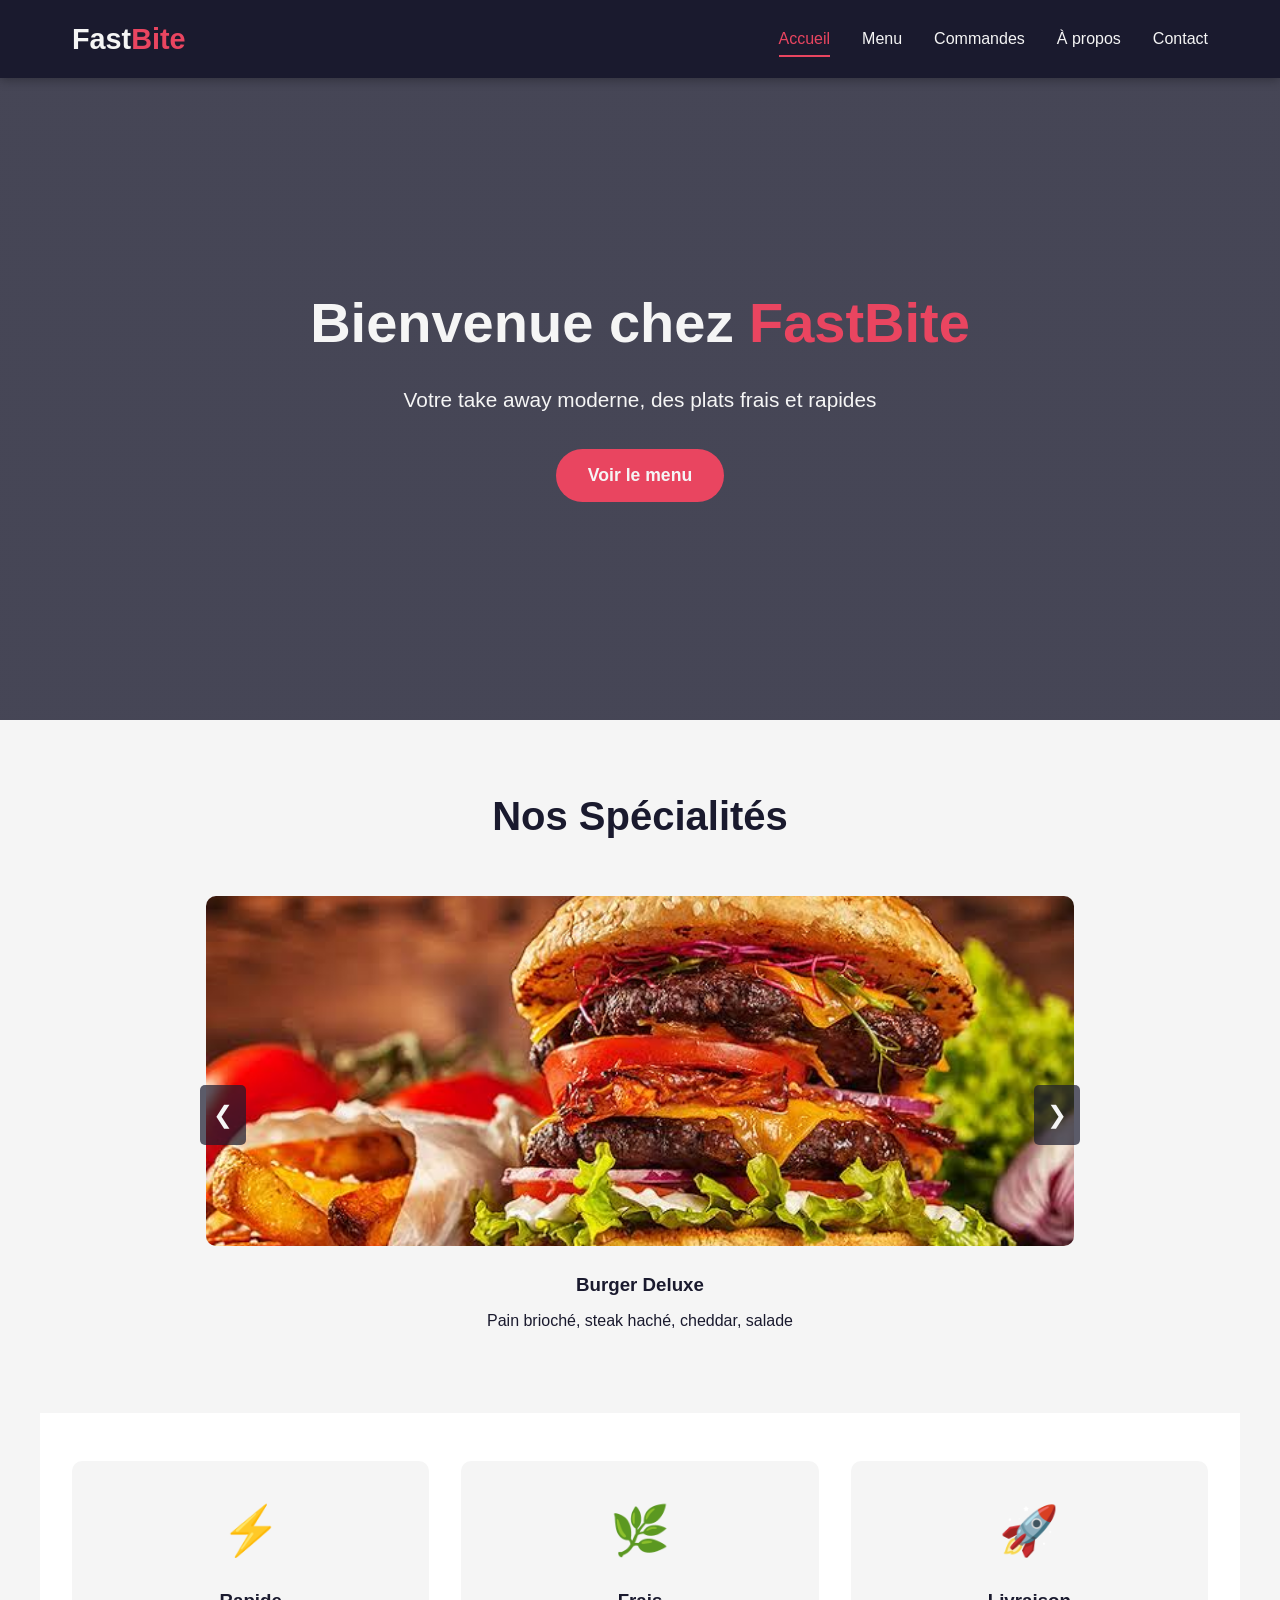
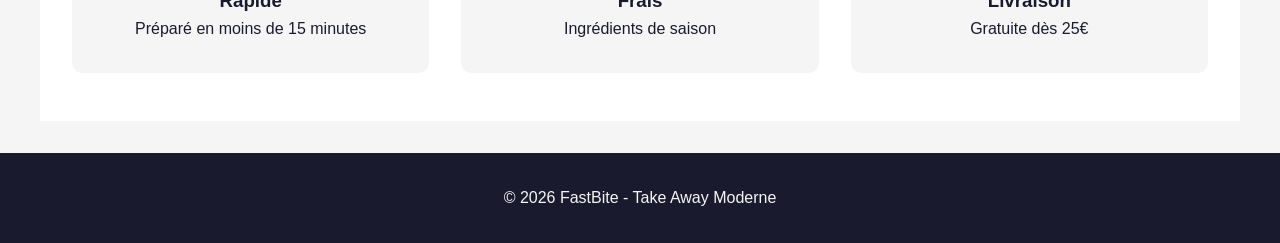
<file: index.html>
<!DOCTYPE html>
<html lang="fr">
<head>
    <meta charset="UTF-8">
    <meta name="viewport" content="width=device-width, initial-scale=1.0">
    <title>FastBite - Take Away Moderne</title>
    <link rel="stylesheet" href="css/style.css">
</head>
<body>
    <nav>
        <div class="nav-container">
            <div class="logo">Fast<span>Bite</span></div>
            <ul class="nav-links">
                <li><a href="index.html" class="active">Accueil</a></li>
                <li><a href="menu.html">Menu</a></li>
                <li><a href="commandes.html">Commandes</a></li>
                <li><a href="apropos.html">À propos</a></li>
                <li><a href="contact.html">Contact</a></li>
            </ul>
            <div class="burger">
                <div class="line1"></div>
                <div class="line2"></div>
                <div class="line3"></div>
            </div>
        </div>
    </nav>

    <header class="hero">
        <div class="hero-content">
            <h1>Bienvenue chez <span>FastBite</span></h1>
            <p>Votre take away moderne, des plats frais et rapides</p>
            <a href="menu.html" class="btn-primary">Voir le menu</a>
        </div>
    </header>

    <section class="specialites">
        <h2>Nos Spécialités</h2>
        <div class="carousel-container">
            <div class="carousel">
                <div class="carousel-item">
                    <img src="images/Burger.jpeg" alt="Burger">
                    <h3>Burger Deluxe</h3>
                    <p>Pain brioché, steak haché, cheddar, salade</p>
                </div>
                <div class="carousel-item">
                    <img src="images/Pizza2.jpg" alt="Pizza">
                    <h3>Pizza Margherita</h3>
                    <p>Tomate, mozzarella, basilic frais</p>
                </div>
                <div class="carousel-item">
                    <img src="images/Salades.jpeg" alt="Salade">
                    <h3>Salade César</h3>
                    <p>Poulet grillé, parmesan, croûtons</p>
                </div>
                <div class="carousel-item">
                    <img src="images/Pates.jpeg" alt="Pâtes">
                    <h3>Pasta Carbonara</h3>
                    <p>Spaghetti, œuf, pancetta, parmesan</p>
                </div>
            </div>
            <button class="carousel-btn prev">❮</button>
            <button class="carousel-btn next">❯</button>
        </div>
    </section>

    <section class="features">
        <div class="feature-card">
            <div class="feature-icon">⚡</div>
            <h3>Rapide</h3>
            <p>Préparé en moins de 15 minutes</p>
        </div>
        <div class="feature-card">
            <div class="feature-icon">🌿</div>
            <h3>Frais</h3>
            <p>Ingrédients de saison</p>
        </div>
        <div class="feature-card">
            <div class="feature-icon">🚀</div>
            <h3>Livraison</h3>
            <p>Gratuite dès 25€</p>
        </div>
    </section>

    <footer>
        <p>&copy; 2026 FastBite - Take Away Moderne</p>
    </footer>

    <script src="script.js"></script>
</body>
</html>
</file>
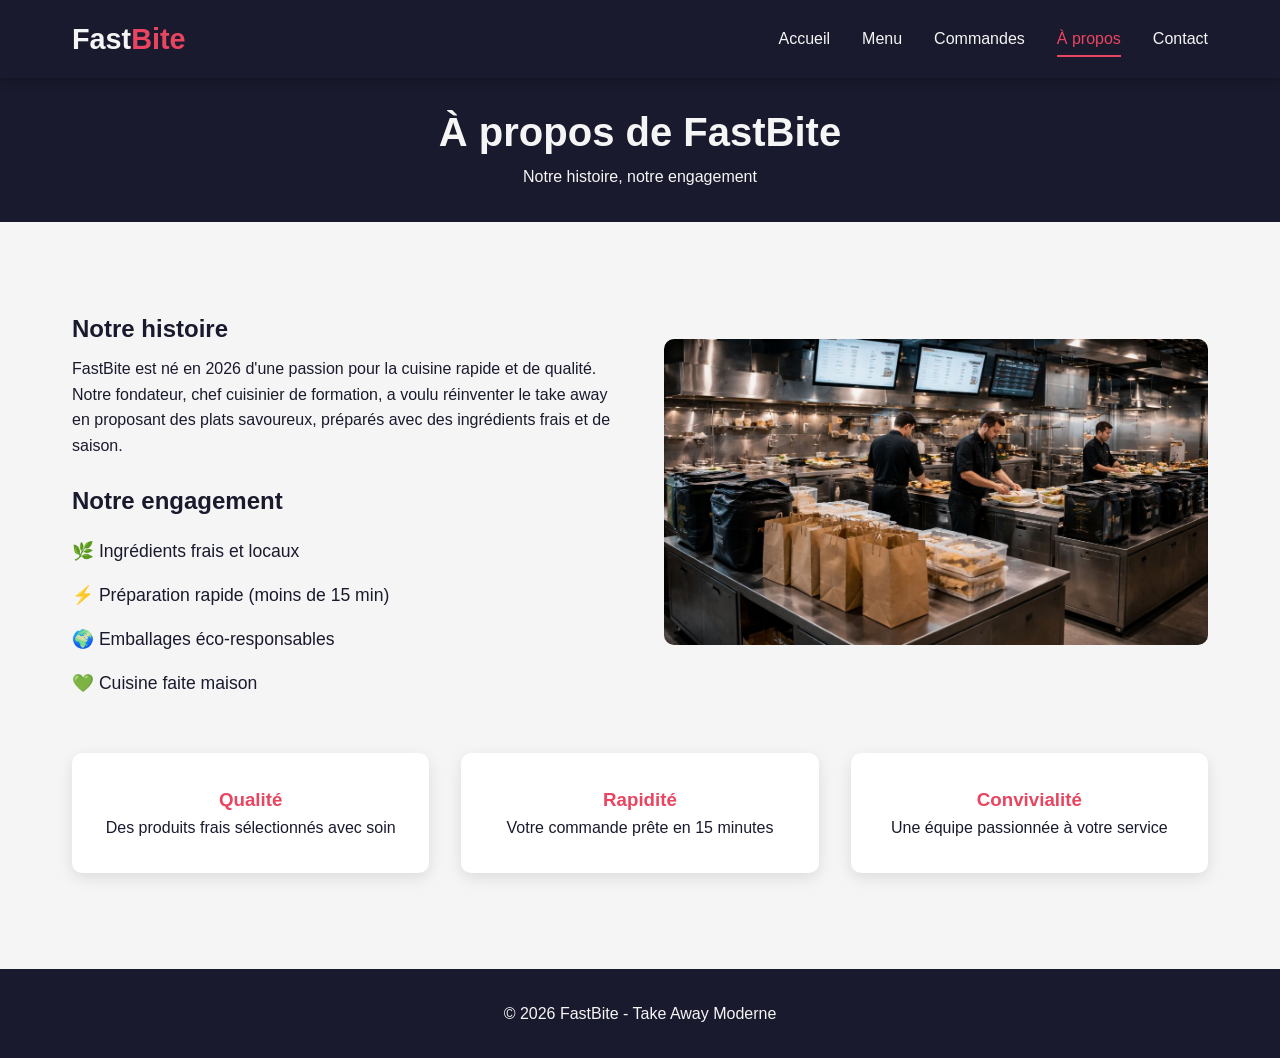
<file: apropos.html>
<!DOCTYPE html>
<html lang="fr">
<head>
    <meta charset="UTF-8">
    <meta name="viewport" content="width=device-width, initial-scale=1.0">
    <title>À propos - FastBite</title>
    <link rel="stylesheet" href="css/style.css">
</head>
<body>
    <nav>
        <div class="nav-container">
            <div class="logo">Fast<span>Bite</span></div>
            <ul class="nav-links">
                <li><a href="index.html">Accueil</a></li>
                <li><a href="menu.html">Menu</a></li>
                <li><a href="commandes.html">Commandes</a></li>
                <li><a href="apropos.html" class="active">À propos</a></li>
                <li><a href="contact.html">Contact</a></li>
            </ul>
            <div class="burger">
                <div class="line1"></div>
                <div class="line2"></div>
                <div class="line3"></div>
            </div>
        </div>
    </nav>

    <section class="page-header">
        <h1>À propos de FastBite</h1>
        <p>Notre histoire, notre engagement</p>
    </section>

    <section class="about-section">
        <div class="about-content">
            <div class="about-text">
                <h2>Notre histoire</h2>
                <p>FastBite est né en 2026 d'une passion pour la cuisine rapide et de qualité. Notre fondateur, chef cuisinier de formation, a voulu réinventer le take away en proposant des plats savoureux, préparés avec des ingrédients frais et de saison.</p>
                <h2>Notre engagement</h2>
                <ul>
                    <li>🌿 Ingrédients frais et locaux</li>
                    <li>⚡ Préparation rapide (moins de 15 min)</li>
                    <li>🌍 Emballages éco-responsables</li>
                    <li>💚 Cuisine faite maison</li>
                </ul>
            </div>
            <div class="about-image">
                <img src="images/cuisine.jpg" alt="Notre cuisine">
            </div>
        </div>
        <div class="values-grid">
            <div class="value-card">
                <h3>Qualité</h3>
                <p>Des produits frais sélectionnés avec soin</p>
            </div>
            <div class="value-card">
                <h3>Rapidité</h3>
                <p>Votre commande prête en 15 minutes</p>
            </div>
            <div class="value-card">
                <h3>Convivialité</h3>
                <p>Une équipe passionnée à votre service</p>
            </div>
        </div>
    </section>

    <footer>
        <p>&copy; 2026 FastBite - Take Away Moderne</p>
    </footer>

    <script src="script.js"></script>
</body>
</html>
</file>
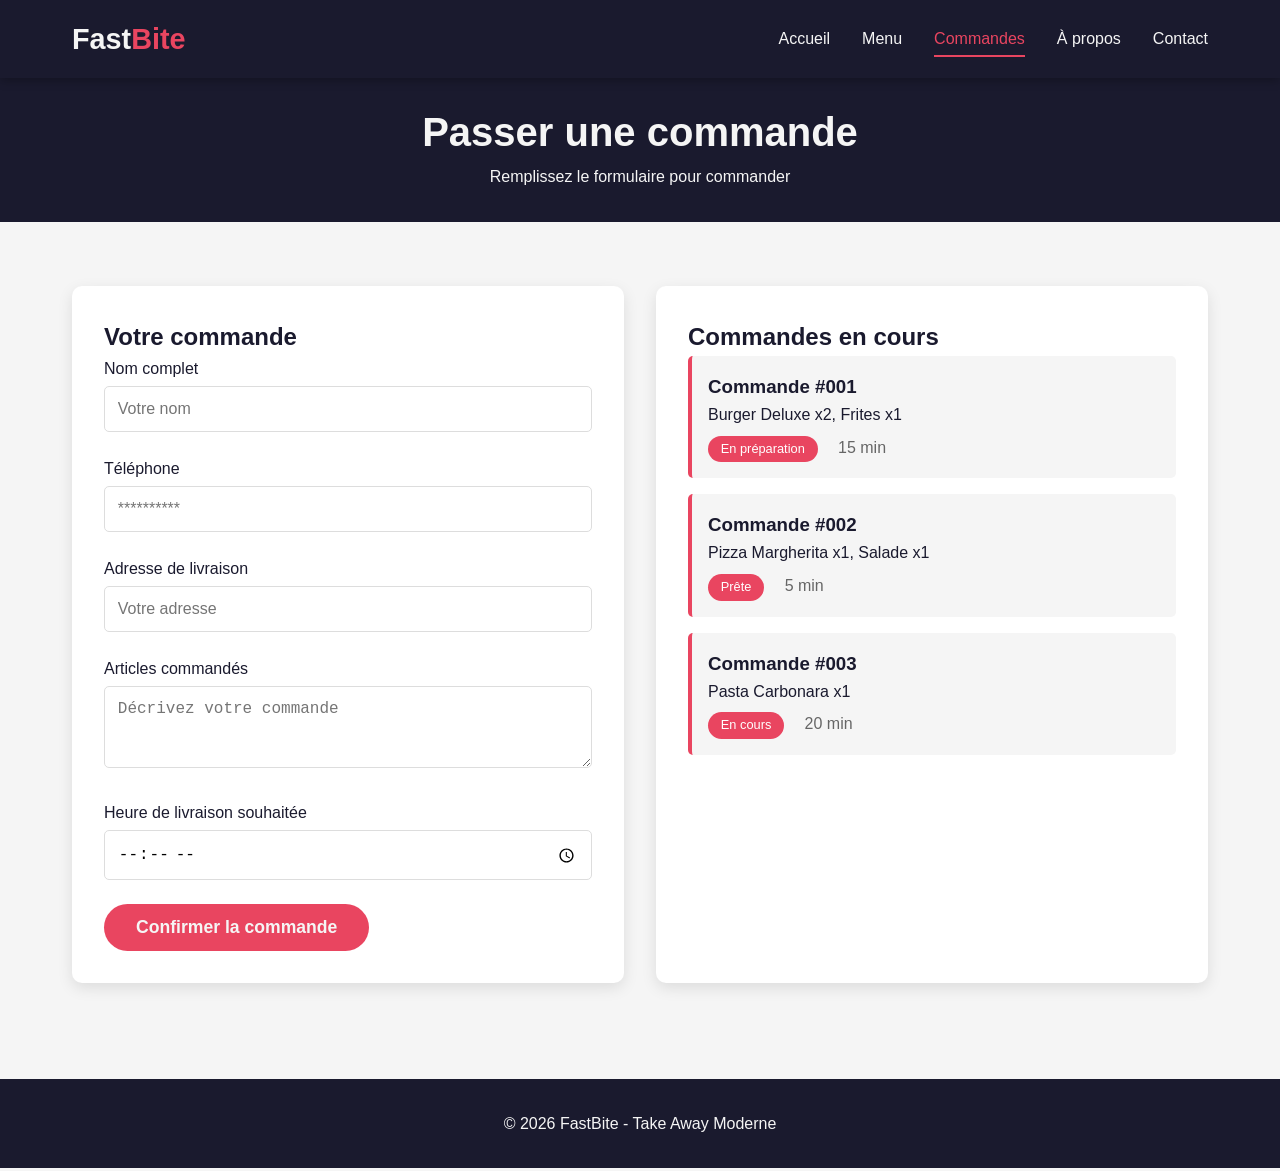
<file: commandes.html>
<!DOCTYPE html>
<html lang="fr">
<head>
    <meta charset="UTF-8">
    <meta name="viewport" content="width=device-width, initial-scale=1.0">
    <title>Commandes - FastBite</title>
    <link rel="stylesheet" href="css/style.css">
</head>
<body>
    <nav>
        <div class="nav-container">
            <div class="logo">Fast<span>Bite</span></div>
            <ul class="nav-links">
                <li><a href="index.html">Accueil</a></li>
                <li><a href="menu.html">Menu</a></li>
                <li><a href="commandes.html" class="active">Commandes</a></li>
                <li><a href="apropos.html">À propos</a></li>
                <li><a href="contact.html">Contact</a></li>
            </ul>
            <div class="burger">
                <div class="line1"></div>
                <div class="line2"></div>
                <div class="line3"></div>
            </div>
        </div>
    </nav>

    <section class="page-header">
        <h1>Passer une commande</h1>
        <p>Remplissez le formulaire pour commander</p>
    </section>

    <section class="order-section">
        <div class="order-container">
            <div class="order-form">
                <h2>Votre commande</h2>
                <form id="orderForm">
                    <div class="form-group">
                        <label for="name">Nom complet</label>
                        <input type="text" id="name" placeholder="Votre nom" required>
                    </div>
                    <div class="form-group">
                        <label for="phone">Téléphone</label>
                        <input type="tel" id="phone" placeholder="**********" required>
                    </div>
                    <div class="form-group">
                        <label for="address">Adresse de livraison</label>
                        <input type="text" id="address" placeholder="Votre adresse" required>
                    </div>
                    <div class="form-group">
                        <label for="items">Articles commandés</label>
                        <textarea id="items" rows="3" placeholder="Décrivez votre commande" required></textarea>
                    </div>
                    <div class="form-group">
                        <label for="time">Heure de livraison souhaitée</label>
                        <input type="time" id="time">
                    </div>
                    <button type="submit" class="btn-primary">Confirmer la commande</button>
                </form>
            </div>
            <div class="order-info">
                <h2>Commandes en cours</h2>
                <div class="order-card">
                    <h3>Commande #001</h3>
                    <p>Burger Deluxe x2, Frites x1</p>
                    <span class="status">En préparation</span>
                    <span class="time">15 min</span>
                </div>
                <div class="order-card">
                    <h3>Commande #002</h3>
                    <p>Pizza Margherita x1, Salade x1</p>
                    <span class="status">Prête</span>
                    <span class="time">5 min</span>
                </div>
                <div class="order-card">
                    <h3>Commande #003</h3>
                    <p>Pasta Carbonara x1</p>
                    <span class="status">En cours</span>
                    <span class="time">20 min</span>
                </div>
            </div>
        </div>
    </section>

    <footer>
        <p>&copy; 2026 FastBite - Take Away Moderne</p>
    </footer>

    <script src="script.js"></script>
</body>
</html>
</file>
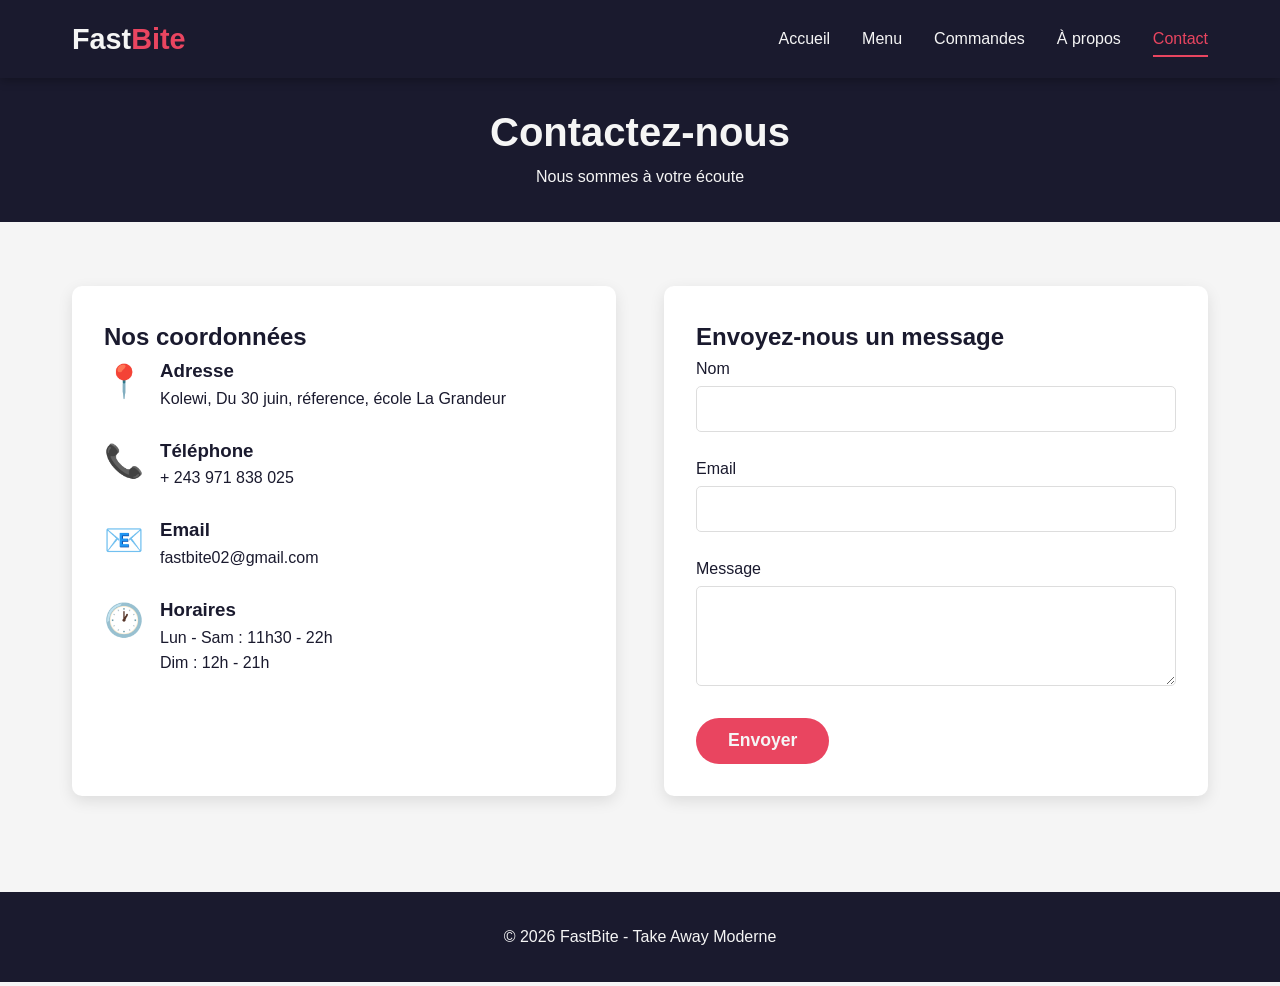
<file: contact.html>
<!DOCTYPE html>
<html lang="fr">
<head>
    <meta charset="UTF-8">
    <meta name="viewport" content="width=device-width, initial-scale=1.0">
    <title>Contact - FastBite</title>
    <link rel="stylesheet" href="css/style.css">
</head>
<body>
    <nav>
        <div class="nav-container">
            <div class="logo">Fast<span>Bite</span></div>
            <ul class="nav-links">
                <li><a href="index.html">Accueil</a></li>
                <li><a href="menu.html">Menu</a></li>
                <li><a href="commandes.html">Commandes</a></li>
                <li><a href="apropos.html">À propos</a></li>
                <li><a href="contact.html" class="active">Contact</a></li>
            </ul>
            <div class="burger">
                <div class="line1"></div>
                <div class="line2"></div>
                <div class="line3"></div>
            </div>
        </div>
    </nav>

    <section class="page-header">
        <h1>Contactez-nous</h1>
        <p>Nous sommes à votre écoute</p>
    </section>

    <section class="contact-section">
        <div class="contact-container">
            <div class="contact-info">
                <h2>Nos coordonnées</h2>
                <div class="info-item">
                    <span>📍</span>
                    <div>
                        <h3>Adresse</h3>
                        <p>Kolewi, Du 30 juin, réference, école La Grandeur</p>
                    </div>
                </div>
                <div class="info-item">
                    <span>📞</span>
                    <div>
                        <h3>Téléphone</h3>
                        <p>+ 243 971 838 025</p>
                    </div>
                </div>
                <div class="info-item">
                    <span>📧</span>
                    <div>
                        <h3>Email</h3>
                        <p>fastbite02@gmail.com</p>
                    </div>
                </div>
                <div class="info-item">
                    <span>🕐</span>
                    <div>
                        <h3>Horaires</h3>
                        <p>Lun - Sam : 11h30 - 22h</p>
                        <p>Dim : 12h - 21h</p>
                    </div>
                </div>
            </div>
            <div class="contact-form">
                <h2>Envoyez-nous un message</h2>
                <form id="contactForm">
                    <div class="form-group">
                        <label for="contactName">Nom</label>
                        <input type="text" id="contactName" required>
                    </div>
                    <div class="form-group">
                        <label for="contactEmail">Email</label>
                        <input type="email" id="contactEmail" required>
                    </div>
                    <div class="form-group">
                        <label for="message">Message</label>
                        <textarea id="message" rows="4" required></textarea>
                    </div>
                    <button type="submit" class="btn-primary">Envoyer</button>
                </form>
            </div>
        </div>
    </section>

    <footer>
        <p>&copy; 2026 FastBite - Take Away Moderne</p>
    </footer>

    <script src="script.js"></script>
</body>
</html>
</file>
<file: css/style.css>
/* Reset et base */
* {
    margin: 0;
    padding: 0;
    box-sizing: border-box;
}

body {
    font-family: 'Segoe UI', Tahoma, Geneva, Verdana, sans-serif;
    background-color: #f5f5f5;
    color: #1a1a2e;
    line-height: 1.6;
}

/* Couleurs : #1a1a2e, #e94560, #f5f5f5 */

/* Navigation */
nav {
    background-color: #1a1a2e;
    padding: 1rem 0;
    position: fixed;
    width: 100%;
    top: 0;
    z-index: 1000;
    box-shadow: 0 2px 10px rgba(0,0,0,0.3);
}

.nav-container {
    max-width: 1200px;
    margin: 0 auto;
    display: flex;
    justify-content: space-between;
    align-items: center;
    padding: 0 2rem;
}

.logo {
    color: #f5f5f5;
    font-size: 1.8rem;
    font-weight: bold;
}

.logo span {
    color: #e94560;
}

.nav-links {
    display: flex;
    list-style: none;
    gap: 2rem;
}

.nav-links a {
    color: #f5f5f5;
    text-decoration: none;
    font-weight: 500;
    transition: color 0.3s;
    padding: 0.5rem 0;
}

.nav-links a:hover,
.nav-links a.active {
    color: #e94560;
    border-bottom: 2px solid #e94560;
}

.burger {
    display: none;
    flex-direction: column;
    cursor: pointer;
}

.burger div {
    width: 25px;
    height: 3px;
    background-color: #f5f5f5;
    margin: 3px 0;
    transition: 0.3s;
}

/* Hero */
.hero {
    background: linear-gradient(rgba(26, 26, 46, 0.8), rgba(26, 26, 46, 0.8)), 
                url('https://images.unsplash.com/photo-1482049016688-2d3e1b311543?w=1200');
    background-size: cover;
    background-position: center;
    height: 80vh;
    display: flex;
    align-items: center;
    justify-content: center;
    text-align: center;
    color: #f5f5f5;
    padding-top: 60px;
}

.hero-content h1 {
    font-size: 3.5rem;
    margin-bottom: 1rem;
}

.hero-content h1 span {
    color: #e94560;
}

.hero-content p {
    font-size: 1.3rem;
    margin-bottom: 2rem;
}

/* Boutons */
.btn-primary {
    display: inline-block;
    background-color: #e94560;
    color: #f5f5f5;
    padding: 0.8rem 2rem;
    border: none;
    border-radius: 30px;
    font-size: 1.1rem;
    font-weight: 600;
    text-decoration: none;
    transition: 0.3s;
    cursor: pointer;
}

.btn-primary:hover {
    background-color: #c7364f;
    transform: scale(1.05);
}

.btn-order {
    background-color: #1a1a2e;
    color: #f5f5f5;
    border: none;
    padding: 0.5rem 1.5rem;
    border-radius: 20px;
    cursor: pointer;
    transition: 0.3s;
}

.btn-order:hover {
    background-color: #e94560;
}

/* Sections */
section {
    padding: 4rem 2rem;
    max-width: 1200px;
    margin: 0 auto;
}

.page-header {
    text-align: center;
    padding-top: 100px;
    padding-bottom: 2rem;
    background-color: #1a1a2e;
    color: #f5f5f5;
    margin: 0;
    max-width: 100%;
}

.page-header h1 {
    font-size: 2.5rem;
}

.page-header h1 span {
    color: #e94560;
}

/* Features */
.features {
    display: grid;
    grid-template-columns: repeat(auto-fit, minmax(200px, 1fr));
    gap: 2rem;
    padding: 3rem 2rem;
    background-color: #fff;
}

.feature-card {
    text-align: center;
    padding: 2rem;
    background-color: #f5f5f5;
    border-radius: 10px;
    transition: 0.3s;
}

.feature-card:hover {
    transform: translateY(-5px);
    box-shadow: 0 10px 20px rgba(0,0,0,0.1);
}

.feature-icon {
    font-size: 3rem;
    margin-bottom: 1rem;
}

/* Carousel */
.specialites {
    text-align: center;
}

.specialites h2 {
    font-size: 2.5rem;
    margin-bottom: 2rem;
    color: #1a1a2e;
}

.carousel-container {
    position: relative;
    overflow: hidden;
    margin: 0 auto;
    max-width: 900px;
}

.carousel {
    display: flex;
    transition: transform 0.5s ease;
}

.carousel-item {
    min-width: 100%;
    padding: 1rem;
    text-align: center;
}

.carousel-item img {
    width: 100%;
    max-height: 350px;
    object-fit: cover;
    border-radius: 10px;
}

.carousel-item h3 {
    margin: 1rem 0 0.5rem;
    color: #1a1a2e;
}

.carousel-btn {
    position: absolute;
    top: 50%;
    transform: translateY(-50%);
    background: rgba(26, 26, 46, 0.7);
    color: #f5f5f5;
    border: none;
    padding: 1rem 0.8rem;
    cursor: pointer;
    font-size: 1.5rem;
    border-radius: 5px;
    transition: 0.3s;
}

.carousel-btn:hover {
    background: #e94560;
}

.carousel-btn.prev {
    left: 10px;
}

.carousel-btn.next {
    right: 10px;
}

/* Menu Grid */
.menu-grid {
    display: grid;
    grid-template-columns: repeat(auto-fill, minmax(280px, 1fr));
    gap: 2rem;
    padding: 2rem;
}

.menu-item {
    background-color: #fff;
    border-radius: 10px;
    overflow: hidden;
    box-shadow: 0 5px 15px rgba(0,0,0,0.1);
    transition: 0.3s;
}

.menu-item:hover {
    transform: translateY(-5px);
    box-shadow: 0 10px 25px rgba(0,0,0,0.15);
}

.menu-item img {
    width: 100%;
    height: 200px;
    object-fit: cover;
}

.menu-item-content {
    padding: 1.5rem;
}

.menu-item h3 {
    color: #1a1a2e;
    margin-bottom: 0.5rem;
}

.menu-item p {
    color: #666;
    font-size: 0.95rem;
    margin-bottom: 0.5rem;
}

.price {
    display: inline-block;
    font-size: 1.3rem;
    font-weight: bold;
    color: #e94560;
    margin: 0.5rem 0;
}

/* Category carousel */
.menu-categories {
    padding: 1rem 2rem;
    background-color: #f5f5f5;
}

.category-carousel {
    display: flex;
    gap: 1rem;
    overflow-x: auto;
    padding: 0.5rem 0;
}

.category-item {
    padding: 0.5rem 1.5rem;
    background-color: #fff;
    border-radius: 20px;
    cursor: pointer;
    white-space: nowrap;
    transition: 0.3s;
    border: 2px solid transparent;
}

.category-item:hover,
.category-item.active {
    background-color: #e94560;
    color: #f5f5f5;
    border-color: #e94560;
}

/* Order section */
.order-section {
    background-color: #f5f5f5;
}

.order-container {
    display: grid;
    grid-template-columns: 1fr 1fr;
    gap: 2rem;
}

.order-form,
.order-info {
    background-color: #fff;
    padding: 2rem;
    border-radius: 10px;
    box-shadow: 0 5px 15px rgba(0,0,0,0.1);
}

.form-group {
    margin-bottom: 1.5rem;
}

.form-group label {
    display: block;
    margin-bottom: 0.3rem;
    font-weight: 500;
}

.form-group input,
.form-group textarea {
    width: 100%;
    padding: 0.8rem;
    border: 1px solid #ddd;
    border-radius: 5px;
    font-size: 1rem;
}

.form-group input:focus,
.form-group textarea:focus {
    outline: none;
    border-color: #e94560;
}

.order-card {
    background-color: #f5f5f5;
    padding: 1rem;
    margin-bottom: 1rem;
    border-radius: 5px;
    border-left: 4px solid #e94560;
}

.order-card .status {
    display: inline-block;
    background-color: #e94560;
    color: #fff;
    padding: 0.2rem 0.8rem;
    border-radius: 15px;
    font-size: 0.8rem;
    margin-top: 0.5rem;
}

.order-card .time {
    display: inline-block;
    margin-left: 1rem;
    color: #666;
}

/* About */
.about-content {
    display: grid;
    grid-template-columns: 1fr 1fr;
    gap: 3rem;
    align-items: center;
}

.about-text h2 {
    color: #1a1a2e;
    margin: 1.5rem 0 0.5rem;
}

.about-text ul {
    list-style: none;
    padding: 0;
}

.about-text ul li {
    padding: 0.5rem 0;
    font-size: 1.1rem;
}

.about-image img {
    width: 100%;
    border-radius: 10px;
}

.values-grid {
    display: grid;
    grid-template-columns: repeat(auto-fit, minmax(200px, 1fr));
    gap: 2rem;
    margin-top: 3rem;
}

.value-card {
    background-color: #fff;
    padding: 2rem;
    text-align: center;
    border-radius: 10px;
    box-shadow: 0 5px 15px rgba(0,0,0,0.1);
}

.value-card h3 {
    color: #e94560;
}

/* Contact */
.contact-container {
    display: grid;
    grid-template-columns: 1fr 1fr;
    gap: 3rem;
}

.contact-info {
    background-color: #fff;
    padding: 2rem;
    border-radius: 10px;
    box-shadow: 0 5px 15px rgba(0,0,0,0.1);
}

.info-item {
    display: flex;
    gap: 1rem;
    margin-bottom: 1.5rem;
    align-items: flex-start;
}

.info-item span {
    font-size: 2rem;
}

.info-item h3 {
    color: #1a1a2e;
}

.contact-form {
    background-color: #fff;
    padding: 2rem;
    border-radius: 10px;
    box-shadow: 0 5px 15px rgba(0,0,0,0.1);
}

/* Footer */
footer {
    background-color: #1a1a2e;
    color: #f5f5f5;
    text-align: center;
    padding: 2rem;
    margin-top: 2rem;
}

/* Responsive */
@media (max-width: 768px) {
    .nav-links {
        position: fixed;
        right: -100%;
        top: 70px;
        height: 100vh;
        background-color: #1a1a2e;
        flex-direction: column;
        width: 100%;
        text-align: center;
        transition: 0.5s;
        padding: 2rem 0;
        gap: 1rem;
    }

    .nav-links.active {
        right: 0;
    }

    .burger {
        display: flex;
    }

    .hero-content h1 {
        font-size: 2.5rem;
    }

    .order-container,
    .about-content,
    .contact-container {
        grid-template-columns: 1fr;
    }

    .carousel-btn {
        padding: 0.5rem;
        font-size: 1rem;
    }
}
</file>
